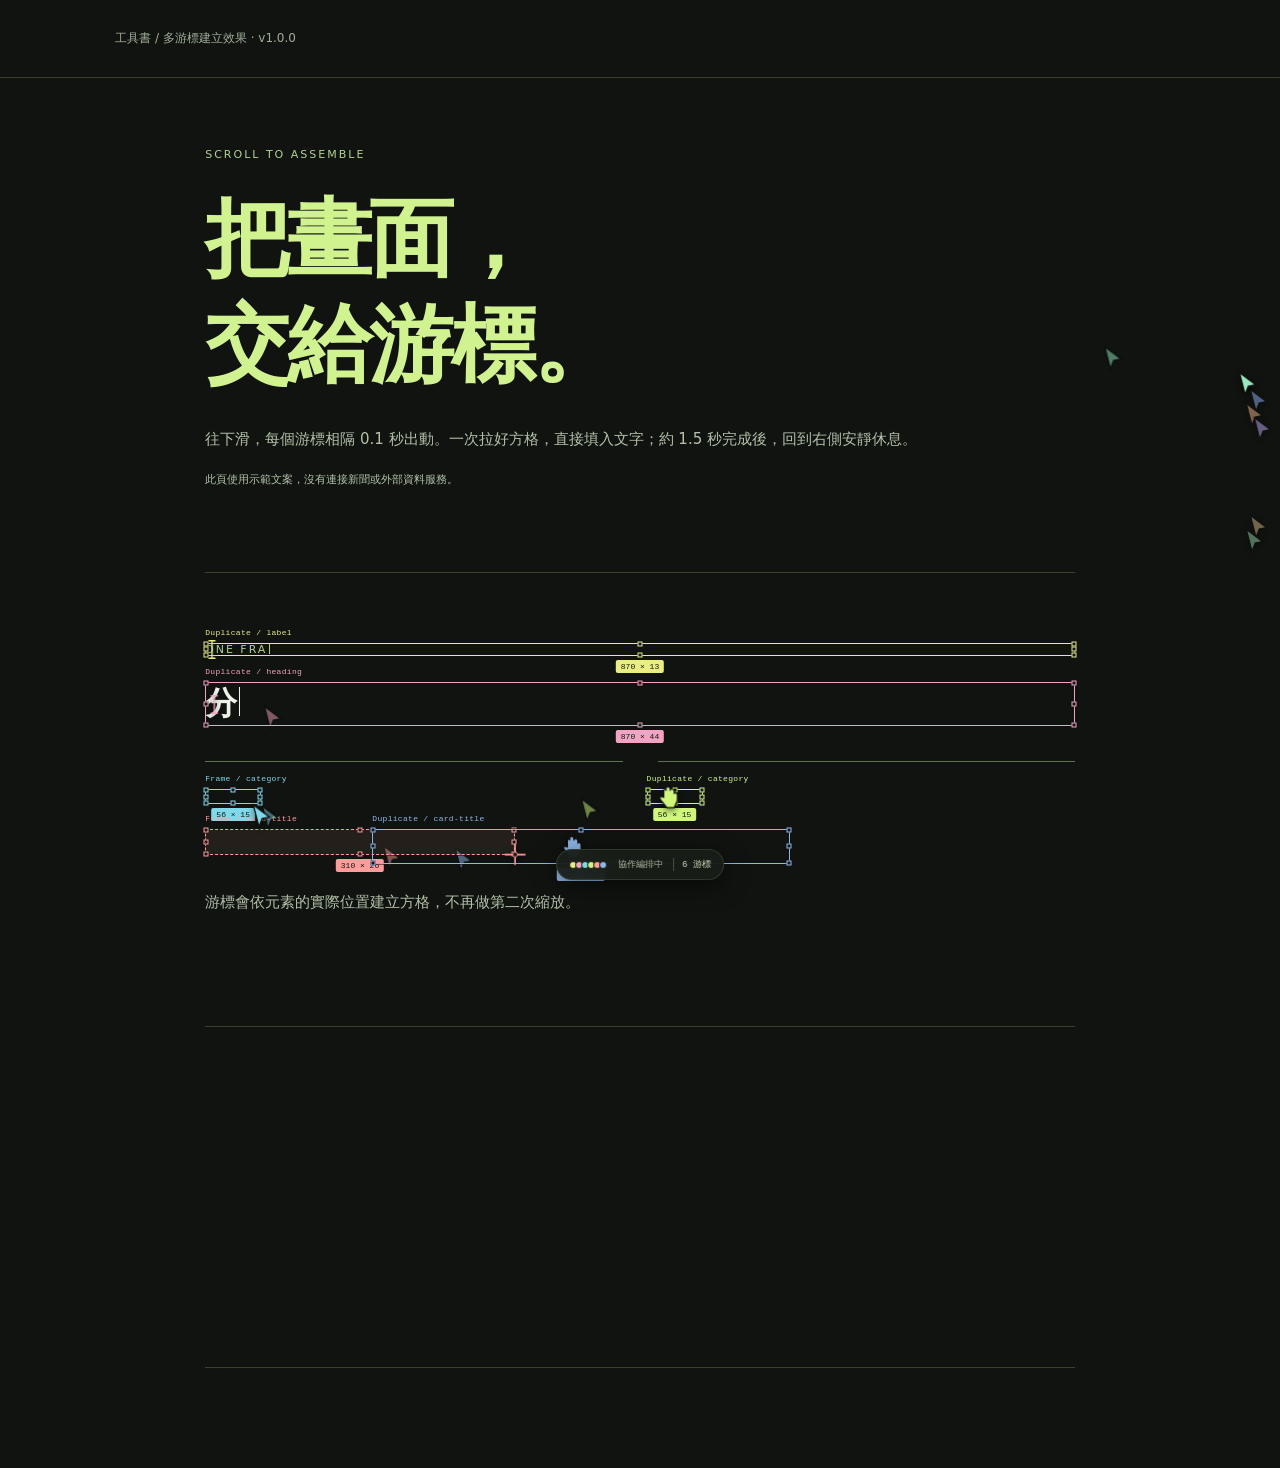
<file: multi-cursor-builder/examples/index.html>
<!doctype html>
<html lang="zh-Hant"><head><meta charset="utf-8"><meta name="viewport" content="width=device-width,initial-scale=1"><title>多游標建立效果 · 示範</title>
<script src="../src/config.js"></script><script src="../src/boot.js"></script><link rel="stylesheet" href="../src/builder.css"><script src="../src/motion.js" defer></script><script src="../src/builder.js" defer></script>
<style>*{box-sizing:border-box}body{margin:0;background:#101310;color:#eef2e9;font-family:system-ui,-apple-system,sans-serif}main{max-width:1100px;margin:auto;padding:0 9% 100px}header{padding:30px 9%;font-size:12px;color:#a0ad96;border-bottom:1px solid #35402e}section{padding:70px 0;border-bottom:1px solid #35402e}h1{font-size:clamp(42px,7vw,85px);line-height:1.25;margin:25px 0;color:#d1f38f;letter-spacing:-3px}h2{font-size:32px}p{color:#b3c1a8;line-height:2;font-size:15px}.eyeline{font-size:11px;color:#b1d28f;letter-spacing:2px}.cards{display:grid;grid-template-columns:1fr 1fr;gap:35px;margin-top:35px}.card{padding:24px 0;border-top:1px solid #5d7050}.card h3{font-size:23px;line-height:1.5}.card small{color:#8bcbb0}.note{font-size:11px}a{color:#d1f38f}@media(max-width:600px){.cards{grid-template-columns:1fr}section{padding:45px 0}main{padding-right:12%}}[data-build]{scroll-margin-top:25px}</style></head>
<body><header>工具書 / 多游標建立效果 · v1.0.0</header><main>
<section id="intro" data-build-zone><div class="eyeline" data-build="label">SCROLL TO ASSEMBLE</div><h1 data-build="heading">把畫面，<br>交給游標。</h1><p data-build="body">往下滑，每個游標相隔 0.1 秒出動。一次拉好方格，直接填入文字；約 1.5 秒完成後，回到右側安靜休息。</p><p class="note" data-build="note">此頁使用示範文案，沒有連接新聞或外部資料服務。</p></section>
<section id="cards" data-build-zone><div class="eyeline" data-build="label">ONE FRAME, ONE ACTION</div><h2 data-build="heading">分工建立，保持節奏。</h2><div class="cards"><article class="card"><small data-build="category">01 / 建立</small><h3 data-build="card-title">一次拖拉到位</h3><p data-build="body">游標會依元素的實際位置建立方格，不再做第二次縮放。</p></article><article class="card"><small data-build="category">02 / 複製</small><h3 data-build="card-title">複製框，填入新內容</h3><p data-build="body">沿用同類元素的框，移到新位置；文字由空白直接輸入。</p></article></div></section>
<section id="rest" data-build-zone><div class="eyeline" data-build="label">BACK TO THE SIDELINE</div><h2 data-build="heading">做完，就站在旁邊。</h2><p data-build="body">游標不命名，也不消失。它們保留移動軌跡，在右側稍微重疊站好，等下一個可見區域。</p><p data-build="note">回滑保留完成狀態；系統偏好減少動態效果時，直接顯示完整內容。</p></section>
</main></body></html>
</file>
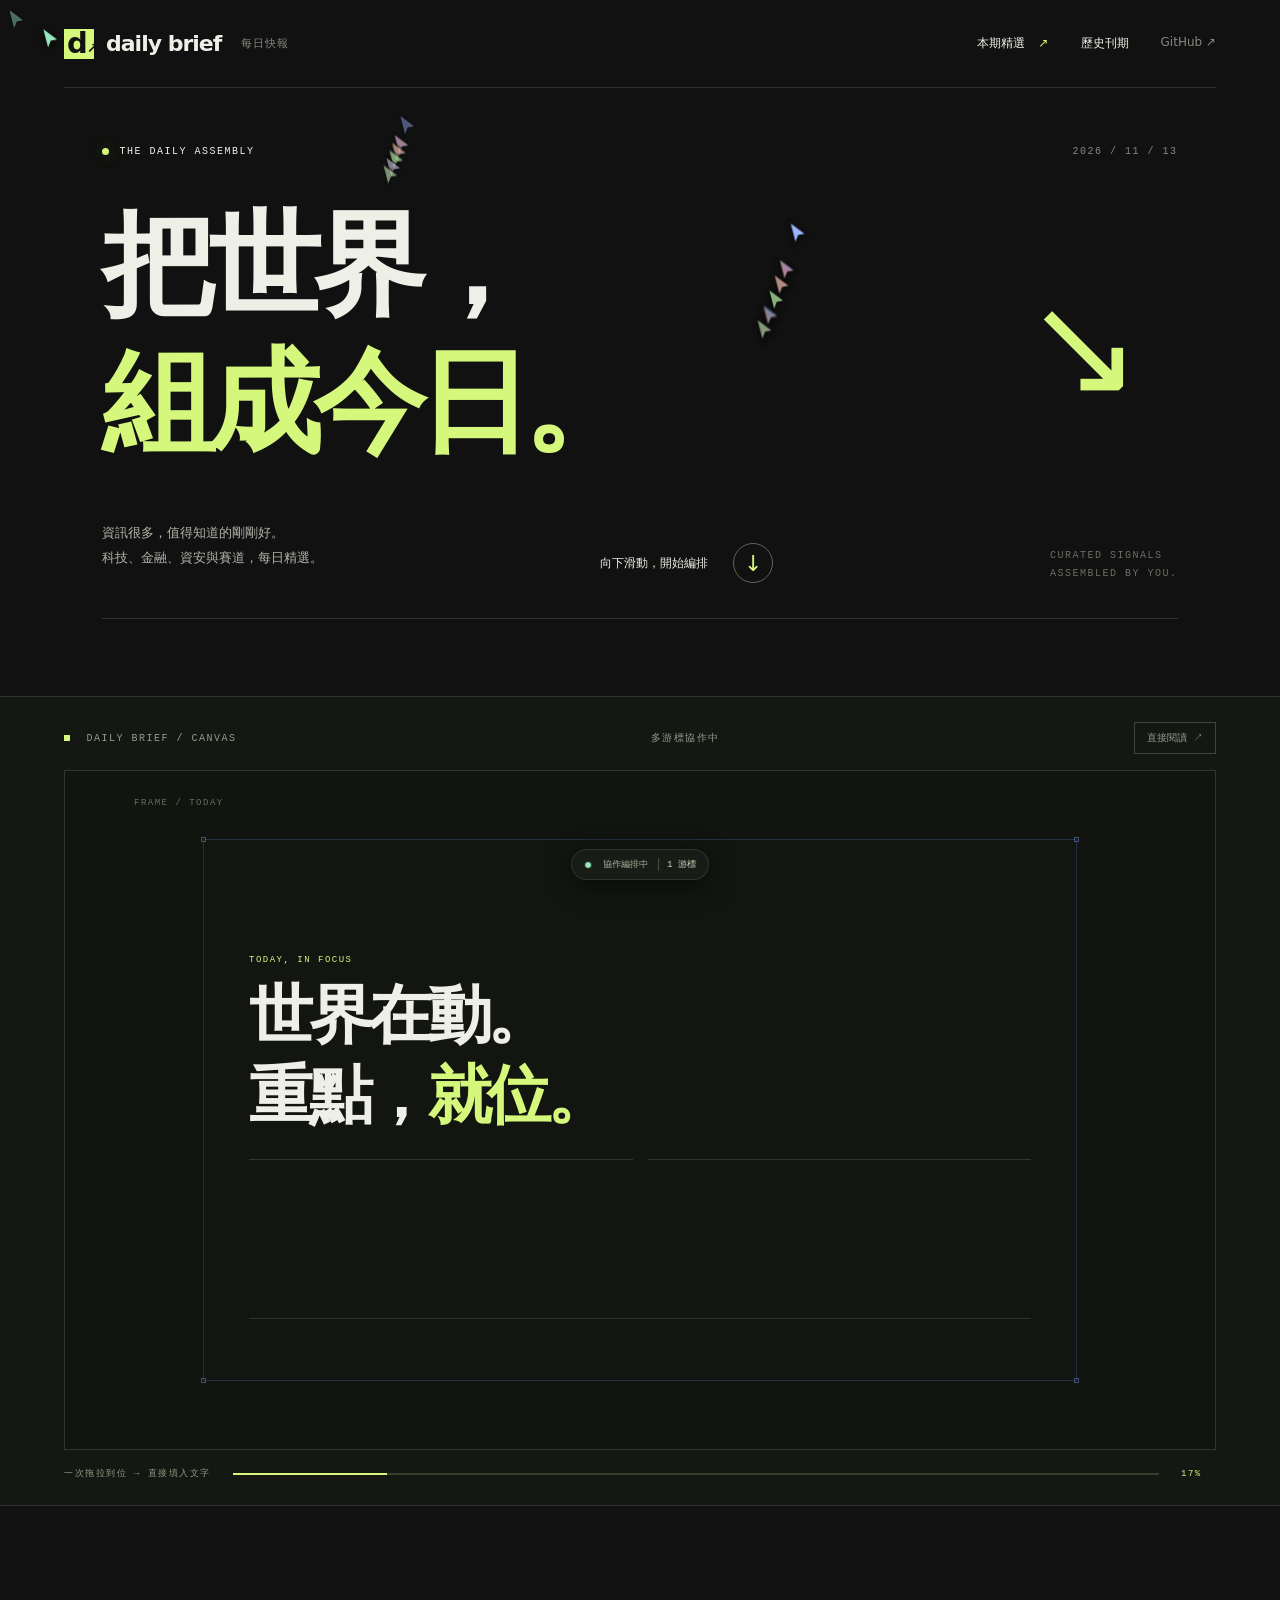
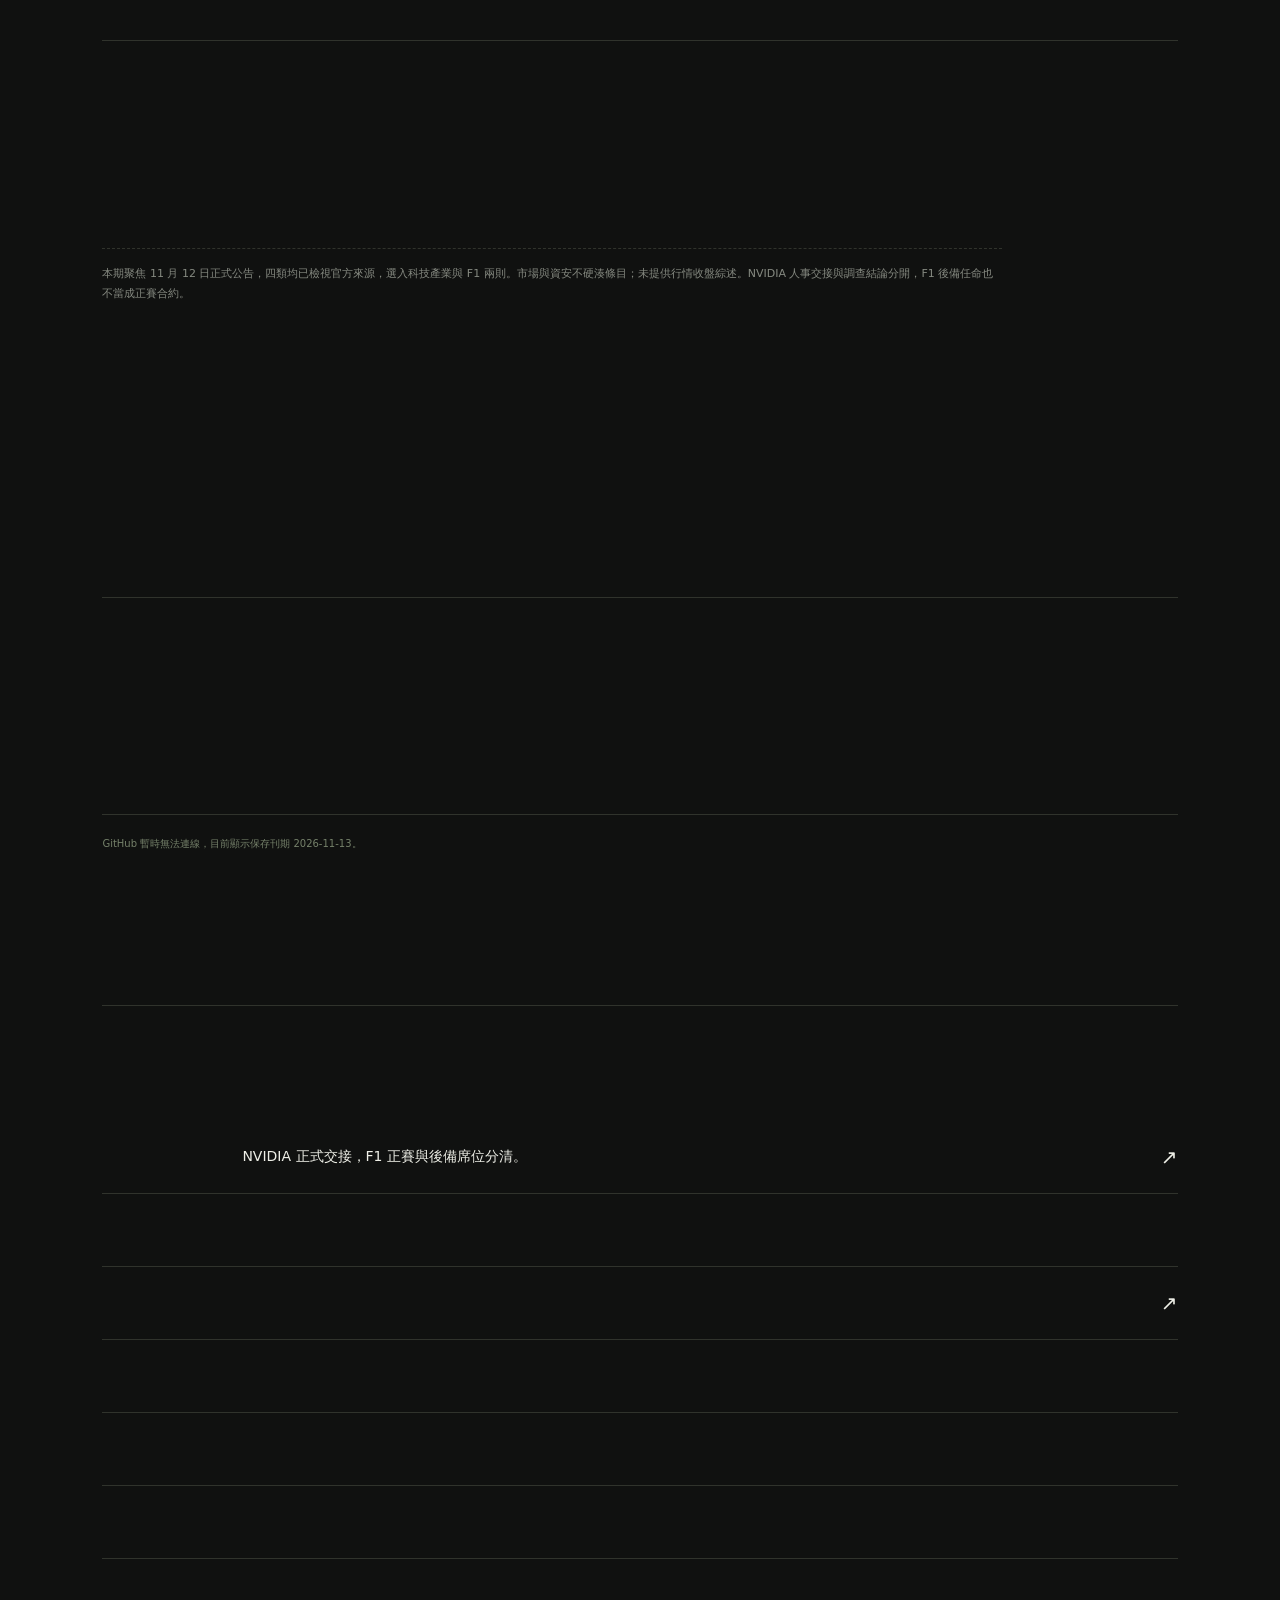
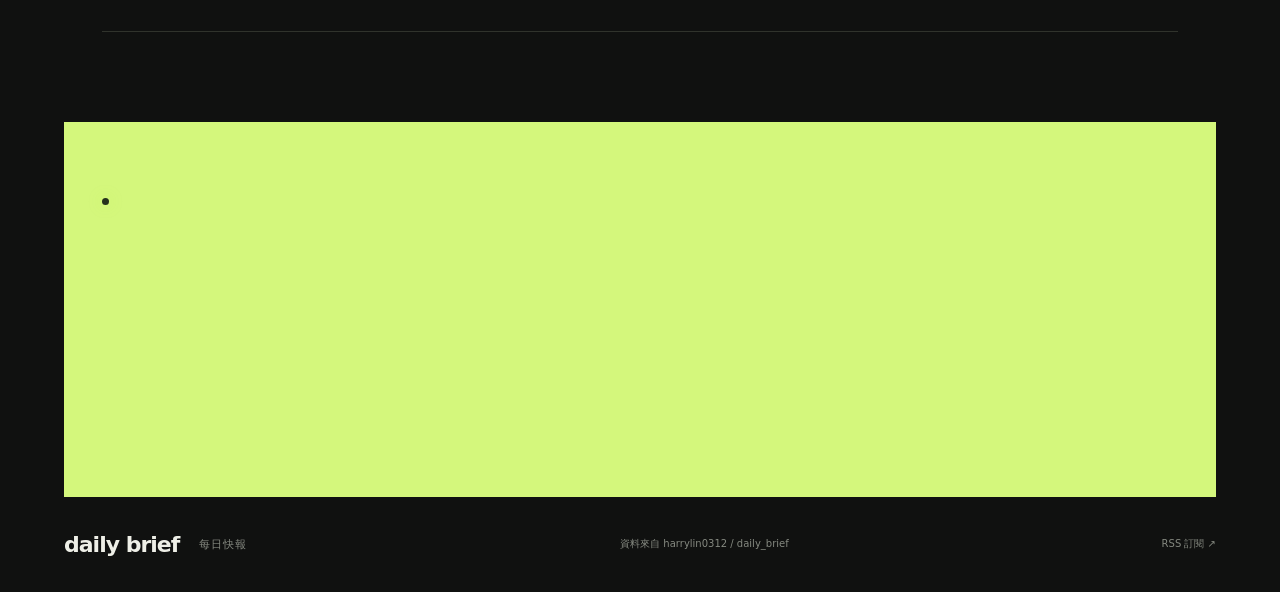
<file: multi-cursor-builder/reference/daily-brief/index.html>
<!doctype html>
<html lang="zh-Hant"><head><meta charset="utf-8"><meta name="viewport" content="width=device-width,initial-scale=1"><meta name="theme-color" content="#101110"><script>document.documentElement.classList.add("editor-boot")</script><title>Daily Brief — 把世界，組成今日。</title><meta name="description" content="滑動，讓今日資訊逐步成形。科技、市場、資安與 F1，每日快報。"><link rel="stylesheet" href="style.css"><script src="motion.js" defer></script><script src="animation.js" defer></script><script src="app.js" defer></script></head>
<body>
<a class="skip" href="#news">跳至新聞</a>
<header><a class="brand" href="#"><span class="brand-icon">d<span>↗</span></span>daily brief<span class="brand-zh">每日快報</span></a><nav><a href="#news">本期精選 <span>↗</span></a><a href="#archive">歷史刊期</a><a class="repo-link" href="https://github.com/harrylin0312/daily_brief" target="_blank" rel="noopener">GitHub ↗</a></nav></header>
<main>
<section class="intro"><div class="eyebrow"><span class="live-dot"></span> THE DAILY ASSEMBLY <span class="issue-date">讀取刊期…</span></div><h1><span class="headline-line">把世界，</span><br><span class="headline-line accent">組成今日。</span><sup>↘</sup></h1><div class="intro-bottom"><p>資訊很多，值得知道的剛剛好。<br>科技、金融、資安與賽道，每日精選。</p><a class="scroll-cue" href="#assembly">向下滑動，開始編排 <span>↓</span></a><span class="coordinates">CURATED SIGNALS<br>ASSEMBLED BY YOU.</span></div><div class="intro-rule"><span>01 / SCROLL TO BEGIN</span><span>滑到這裡，讓游標開始編排。</span></div></section>
<section id="assembly" class="assembly" aria-label="進入區域後自動建立新聞版面"><div class="stage"><div class="stage-top"><span><i></i> DAILY BRIEF / CANVAS</span><span id="phase-label">01 — 建立版面</span><button id="skip-animation">直接閱讀 ↗</button></div><div class="canvas"><div class="canvas-grid" aria-hidden="true"></div><div class="canvas-label">FRAME / TODAY</div><div class="build-frame" id="build-frame"><div class="frame-edge edge-top"></div><div class="frame-edge edge-right"></div><div class="frame-edge edge-bottom"></div><div class="frame-edge edge-left"></div><i class="handle tl"></i><i class="handle tr"></i><i class="handle bl"></i><i class="handle br"></i><div class="frame-meta assemble-item" data-step="1"><span>THE DAILY BRIEF</span><span class="issue-date"></span></div><div class="build-heading assemble-item" data-step="2"><span class="tiny">TODAY, IN FOCUS</span><h2>世界在動。<br>重點，<em>就位。</em></h2><span class="selection-tag">Headline / 80</span></div><div class="build-stories" id="build-stories"></div><div class="frame-footer assemble-item" data-step="5"><span>只留下值得知道的資訊。</span><span>開始閱讀 ↓</span></div></div><div id="builder" class="builder" aria-hidden="true"><svg width="28" height="34" viewBox="0 0 28 34"><path d="M2 2L24 19L14 21L9 31Z" fill="currentColor" stroke="#101110" stroke-width="2"/></svg><span id="cursor-label">Layout</span></div><div class="side-note" aria-hidden="true"><span>SCROLL INPUT</span><div><i id="vertical-progress"></i></div><span>PAGE OUTPUT</span></div></div><div class="stage-bottom"><span id="build-status">框線 → 標題 → 新聞 → 完成</span><div class="progress-track"><i id="progress"></i></div><span id="percent">00%</span></div></div></section>
<section class="news-section" id="news"><div class="section-kicker"><span>02 / THE EDITION</span><span class="issue-date"></span></div><div class="news-heading"><h2>今日，值得知道。</h2><span id="story-count"></span></div><p id="edition-intro" class="edition-intro"></p><div class="edition-note" id="edition-note"></div><div class="controls"><div class="filters" role="group" aria-label="新聞分類"><button class="active" data-category="all" aria-pressed="true">全部</button><button data-category="tech" aria-pressed="false">科技 & AI</button><button data-category="markets" aria-pressed="false">投資市場</button><button data-category="security" aria-pressed="false">資安</button><button data-category="f1" aria-pressed="false">F1</button></div><label class="search"><span>⌕</span><input id="search" type="search" placeholder="搜尋重點" aria-label="搜尋新聞"></label></div><div id="news-list"></div><p id="empty" hidden>此分類或關鍵字尚無新聞。試試其他選項。</p><p class="data-status" id="data-status" aria-live="polite"></p></section>
<section id="archive" class="archive"><div class="section-kicker"><span>03 / PREVIOUS EDITIONS</span><span>往前翻閱</span></div><div class="archive-head"><h2>每一天，都有脈絡。</h2><p>重要的變化，放回時間裡看。</p></div><div id="archive-list"></div></section>
<section class="closing"><span class="live-dot"></span><p>世界不停更新。<br>明天，再組一次。</p><a href="#">回到頂端 ↑</a></section>
</main><footer><a class="brand" href="#">daily brief<span class="brand-zh">每日快報</span></a><span>資料來自 harrylin0312 / daily_brief</span><a href="https://harrylin0312.github.io/daily_brief/feed.xml" target="_blank" rel="noopener">RSS 訂閱 ↗</a></footer><dialog id="story-dialog"><button class="close-dialog" aria-label="關閉新聞">✕</button><div id="story-detail"></div></dialog><noscript><p class="noscript">請啟用 JavaScript 體驗互動，或前往 <a href="https://harrylin0312.github.io/daily_brief/">每日快報原站</a>閱讀。</p></noscript>
</body></html>
</file>
<file: multi-cursor-builder/src/builder.css>
.editor-layer,.editor-layer *,.editor-dock,.editor-dock *{box-sizing:border-box}
/* Animation layer only: intentionally no page reset, typography or layout. */
.editor-layer,.editor-dock{--ink:#eeefe7;font-family:system-ui,-apple-system,sans-serif}
.editor-pending{opacity:0!important}
.editor-built{clip-path:none}
.editor-layer{position:fixed;inset:0;z-index:40;pointer-events:none;overflow:hidden;contain:strict}
.editor-actor{display:none;position:absolute;inset:0;pointer-events:none;color:var(--actor-color)}
.editor-actor.active{display:block}
.editor-selection{position:absolute;border:1px solid var(--actor-color);box-shadow:0 0 0 1px #1118;z-index:3;pointer-events:none}
.editor-selection.marquee{background:color-mix(in srgb,var(--actor-color) 9%,transparent);border-style:dashed}
.editor-selection>i{position:absolute;width:5px;height:5px;background:#131612;border:1px solid var(--actor-color);transform:translate(-50%,-50%)}
.editor-selection .nw{left:0;top:0}
.editor-selection .n{left:50%;top:0}
.editor-selection .ne{left:100%;top:0}
.editor-selection .e{left:100%;top:50%}
.editor-selection .se{left:100%;top:100%}
.editor-selection .s{left:50%;top:100%}
.editor-selection .sw{left:0;top:100%}
.editor-selection .w{left:0;top:50%}
.element-label{position:absolute;left:-1px;top:-16px;color:var(--actor-color);font:8px Manrope,monospace;letter-spacing:.3px;white-space:nowrap}
.dimension-label{position:absolute;left:50%;top:calc(100% + 5px);transform:translateX(-50%);font:8px Manrope,monospace;white-space:nowrap;background:var(--actor-color);color:#111b0e;padding:2px 5px;border-radius:2px}
.editor-ghost{position:absolute;overflow:hidden;z-index:2;pointer-events:none;contain:layout paint}
.editor-ghost>*{pointer-events:none!important}
.editor-ghost.typing>*::after{content:'';display:inline-block;width:1px;height:.9em;background:currentColor;vertical-align:-.06em;margin-left:2px}
.editor-cursor{position:absolute;left:0;top:0;z-index:7;will-change:transform;color:var(--actor-color);filter:drop-shadow(0 2px 3px #0008)}
.editor-cursor>svg,.editor-trail>svg{width:24px;height:29px;display:block;overflow:visible}
.editor-cursor[data-mode=text]>svg{width:21px}
.editor-cursor.pressed::after{content:'';position:absolute;left:-3px;top:-3px;width:21px;height:21px;border:1px solid var(--actor-color);border-radius:50%;background:color-mix(in srgb,var(--actor-color) 25%,transparent)}
.key-hint{position:absolute;left:26px;top:-10px;background:#20251d;border:1px solid #646e5a;border-radius:4px;padding:3px 6px;color:var(--ink);font:10px Manrope,monospace;white-space:nowrap}
.key-hint:empty{display:none}
.editor-trail{position:absolute;left:0;top:0;pointer-events:none;z-index:1;opacity:0;color:var(--actor-color)}
.editor-dock{position:fixed;bottom:20px;left:50%;transform:translateX(-50%) translateY(15px);z-index:45;pointer-events:none;display:flex;align-items:center;gap:10px;padding:8px 12px;background:#191e18ed;border:1px solid #52614966;border-radius:30px;box-shadow:0 5px 24px #0008;opacity:0;transition:opacity .25s,transform .25s;white-space:nowrap;font-size:9px;color:#aab6a1;backdrop-filter:blur(12px)}
.editor-dock.visible{opacity:1;transform:translateX(-50%) translateY(0)}
.dock-dots{display:flex;padding-right:3px}
.dock-dots>i{display:block;width:8px;height:8px;border:1px solid #172012;border-radius:50%;margin-right:-2px}
.dock-count{padding-left:8px;border-left:1px solid #49523e;color:#d0dfc1;font:9px Manrope,monospace}
@media(max-width:750px){.editor-cursor>svg,.editor-trail>svg{width:20px;height:25px}
.element-label{font-size:7px}
.dimension-label{font-size:7px}
.editor-dock{bottom:13px;font-size:8px}}
@media(prefers-reduced-motion:reduce){.editor-layer,.editor-dock{display:none}
.editor-pending{opacity:1!important}}
.editor-cursor[data-mode=cross]>svg,.editor-cursor[data-mode=resize]>svg,.editor-cursor[data-mode=text]>svg,.editor-cursor[data-mode=grab]>svg{transform:translate(-11px,-13px)}
.editor-cursor{transition:opacity .16s}
.editor-actor.resting .editor-cursor{opacity:.48}
.editor-actor.resting .key-hint{display:none}
</file>
<file: multi-cursor-builder/reference/daily-brief/style.css>
:root{--bg:#101110;--ink:#eeefe7;--muted:#858980;--line:#30332c;--acid:#d4f77c;--blue:#6d95ff;--p:0;color-scheme:dark}*{box-sizing:border-box}html{scroll-behavior:smooth;scroll-padding-top:85px}body{margin:0;background:var(--bg);color:var(--ink);font-family:Manrope,'Noto Sans TC',system-ui,-apple-system,sans-serif;font-size:14px}a{color:inherit;text-decoration:none}button,input{font:inherit}button,a,input{touch-action:manipulation}button{cursor:pointer}button:focus-visible,a:focus-visible,input:focus-visible{outline:2px solid var(--acid);outline-offset:5px}button{color:inherit}header{height:88px;display:flex;align-items:center;justify-content:space-between;margin:0 5%;border-bottom:1px solid var(--line)}.brand{display:flex;align-items:center;gap:12px;font-weight:800;letter-spacing:-1px;font-size:22px}.brand-icon{width:30px;height:30px;background:var(--acid);color:var(--bg);font-size:29px;line-height:29px;padding-left:3px}.brand-icon span{font-size:14px}.brand-zh{font-size:11px;font-weight:400;letter-spacing:1px;color:var(--muted);margin-left:8px}nav{display:flex;gap:32px;font-size:12px}nav a:hover{color:var(--acid)}nav a span{color:var(--acid);padding-left:10px}.repo-link{color:var(--muted)}.intro{padding:58px 8% 0;max-width:1700px;margin:auto}.eyebrow,.section-kicker,.tiny,.stage-top,.stage-bottom,.canvas-label,.coordinates,.intro-rule{font-family:Manrope,monospace;font-size:10px;letter-spacing:1.5px}.eyebrow{display:flex;align-items:center;gap:10px}.live-dot{width:7px;height:7px;display:inline-block;background:var(--acid);border-radius:50%;box-shadow:0 0 16px #d4f73340}.eyebrow .issue-date{margin-left:auto;color:var(--muted)}h1{font-size:clamp(58px,8.8vw,146px);line-height:1.22;font-weight:800;letter-spacing:-.07em;margin:40px 0 36px;position:relative}h1>span{color:var(--acid)}h1 sup{font:400 clamp(60px,11vw,160px) Manrope;color:var(--acid);position:absolute;right:4%;top:24%}.intro-bottom{display:flex;align-items:end;justify-content:space-between;gap:20px}.intro-bottom p{color:#b0b4a9;line-height:1.9;font-size:13px}.scroll-cue{display:flex;align-items:center;gap:25px;font-size:12px}.scroll-cue>span{display:grid;place-items:center;border:1px solid #5f6556;width:40px;height:40px;border-radius:50%;color:var(--acid);font-size:22px}.coordinates{color:#6a7065;line-height:1.8}.intro-rule{display:flex;justify-content:space-between;color:var(--muted);border-top:1px solid var(--line);margin-top:35px;padding:18px 0}.intro-rule span:last-child{letter-spacing:0}.assembly{height:330vh;position:relative;margin:25px 0 0;scroll-margin-top:0}.stage{position:sticky;top:0;height:100svh;min-height:480px;padding:25px 5%;display:flex;flex-direction:column;background:#151713;border-top:1px solid var(--line);border-bottom:1px solid var(--line)}.stage-top{display:flex;align-items:center;justify-content:space-between;padding-bottom:16px;color:#949b89;gap:12px}.stage-top i{width:6px;height:6px;background:var(--acid);display:inline-block;margin-right:9px}.stage-top button{background:transparent;border:1px solid #414738;padding:8px 12px;font-size:10px}.canvas{position:relative;flex:1;min-height:0;overflow:hidden;border:1px solid #30372b;background:#11140f}.canvas-grid{position:absolute;inset:0;background-image:radial-gradient(#77856435 .7px,transparent .7px);background-size:20px 20px;opacity:.75}.canvas-label{position:absolute;left:6%;top:4%;color:#647259;font-size:9px}.build-frame{position:absolute;inset:10% 12%;display:flex;flex-direction:column;padding:3% 4%;background:#141711b0}.frame-edge{position:absolute;background:var(--blue)}.edge-top,.edge-bottom{height:1px;width:calc(var(--draw-x,0)*100%);left:0}.edge-top{top:0}.edge-bottom{bottom:0;left:auto;right:0}.edge-left,.edge-right{width:1px;height:calc(var(--draw-y,0)*100%)}.edge-right{right:0;top:0}.edge-left{left:0;bottom:0}.handle{width:5px;height:5px;border:1px solid #85a5ff;background:#11140f;position:absolute;opacity:var(--handles,0)}.tl{top:-2px;left:-2px}.tr{top:-2px;right:-2px}.bl{bottom:-2px;left:-2px}.br{bottom:-2px;right:-2px}.frame-meta{display:flex;justify-content:space-between;font-size:9px;letter-spacing:2px;color:#b5bdaa}.assemble-item{opacity:var(--reveal,0);transform:translateY(calc((1 - var(--reveal,0))*18px));will-change:opacity,transform}.build-heading{position:relative;margin-top:auto;padding-top:18px}.tiny{color:var(--acid);font-size:9px}.build-heading h2{font-size:clamp(32px,5vw,80px);letter-spacing:-.07em;line-height:1.25;margin:10px 0 24px;font-weight:700}.build-heading em{color:var(--acid);font-style:normal}.selection-tag{position:absolute;left:-12px;top:34px;border:1px solid var(--blue);width:calc(100% + 24px);height:calc(100% - 44px);font-size:8px;color:var(--blue);padding:3px;opacity:var(--selected,0)}.build-stories{display:grid;grid-template-columns:1fr 1fr;gap:15px}.mini-story{position:relative;border-top:1px solid #727f6050;padding:14px 0}.mini-story small{color:var(--acid);font-size:8px;letter-spacing:1px}.mini-story h3{font-size:clamp(11px,1.4vw,21px);line-height:1.6;margin:10px 0 0;font-weight:500}.mini-story .mini-num{color:#515c47;position:absolute;right:0;top:12px;font-size:10px}.frame-footer{display:flex;justify-content:space-between;border-top:1px solid #77846440;padding-top:15px;margin-top:auto;color:#9ca98e;font-size:9px}.builder{position:absolute;left:10%;top:10%;color:var(--acid);z-index:5;pointer-events:none;filter:drop-shadow(0 2px 8px #0007);will-change:transform;transition:color .2s}.builder span{position:absolute;left:22px;top:30px;background:var(--acid);color:#152008;font-size:10px;padding:5px 9px;white-space:nowrap}.side-note{position:absolute;right:2%;height:75%;top:13%;display:flex;flex-direction:column;align-items:center;gap:15px;color:#626f55;font-size:7px;writing-mode:vertical-rl;letter-spacing:2px}.side-note>div{height:100%;width:1px;background:#37412f;position:relative}.side-note i{position:absolute;top:0;left:0;width:1px;height:0;background:var(--acid)}.stage-bottom{display:flex;align-items:center;gap:22px;padding-top:17px;color:#929d86;font-size:9px}.progress-track{height:2px;background:#35402d;flex:1}.progress-track i{display:block;background:var(--acid);height:100%;width:0}#percent{color:var(--acid);min-width:35px}.news-section,.archive{max-width:1500px;margin:auto;padding:100px 8% 0}.section-kicker{display:flex;justify-content:space-between;color:var(--muted);padding-bottom:23px;border-bottom:1px solid var(--line)}.news-heading{display:flex;align-items:center;justify-content:space-between;gap:20px}.news-heading h2,.archive h2{font-size:clamp(28px,3.5vw,49px);letter-spacing:-2px;font-weight:600;margin:35px 0 20px}#story-count{font-size:11px;color:var(--acid);white-space:nowrap}.edition-intro{font-size:14px;line-height:2;color:#b6bbaf;max-width:780px;margin-bottom:22px}.edition-note{font-size:11px;line-height:1.8;color:var(--muted);padding:15px 0;border-top:1px dashed var(--line);max-width:900px}.controls{display:flex;justify-content:space-between;gap:16px;margin:35px 0 8px;align-items:center}.filters{display:flex;gap:6px;flex-wrap:wrap}.filters button{border:1px solid var(--line);border-radius:30px;background:transparent;font-size:11px;padding:9px 15px;color:#a4ab9b}.filters button.active{background:var(--acid);color:#152008;border-color:var(--acid)}.search{display:flex;gap:12px;align-items:center;border-bottom:1px solid #4a5143;padding:9px 0;color:#909b84}.search span{font-size:21px}.search input{background:transparent;border:0;width:130px;color:var(--ink);outline:none;font-size:12px}.news-card{display:grid;grid-template-columns:70px 1fr 140px;gap:20px;border-bottom:1px solid var(--line);padding:32px 0;position:relative}.news-card[hidden]{display:none}.news-num{font-size:32px;color:#535e47;font-weight:500;letter-spacing:-2px}.category{font-size:9px;letter-spacing:1px;color:var(--acid);text-transform:uppercase}.category.f1{color:#e9a58b}.category.security{color:#b9a5ff}.category.markets{color:#8fc9e0}.news-card h3{font-size:clamp(18px,2vw,25px);line-height:1.55;margin:10px 0 12px;letter-spacing:-.5px;font-weight:500}.news-card p{line-height:1.9;font-size:12px;color:#969f8c;margin:0;max-width:700px}.news-card button{background:transparent;border:0;text-align:right;font-size:11px;align-self:end;padding:10px 0}.news-card button:hover{color:var(--acid)}.news-card .source-line{margin-top:15px;font-size:9px;color:#68775b}.data-status{color:#75816a;font-size:10px;margin-top:20px;line-height:1.8}#empty{padding:35px;color:var(--muted)}.archive{padding-top:105px;padding-bottom:60px}.archive-head{display:flex;justify-content:space-between;align-items:center;gap:20px}.archive-head p{font-size:11px;color:var(--muted)}.archive-row{display:grid;grid-template-columns:120px 1fr 40px;gap:20px;padding:24px 0;border-bottom:1px solid var(--line);align-items:center}.archive-row:hover{color:var(--acid)}.archive-row time{font:11px Manrope;color:var(--muted)}.archive-row>span{font-size:14px;line-height:1.7}.archive-row b{text-align:right;font-size:20px;font-weight:400}.closing{margin:30px 5% 0;padding:70px 3%;background:var(--acid);color:#1b2313;position:relative}.closing .live-dot{background:#26311c}.closing p{font-size:clamp(32px,5vw,70px);line-height:1.4;letter-spacing:-3px;margin:20px 0}.closing a{position:absolute;bottom:45px;right:4%;font-size:11px;border-bottom:1px solid #71834f;padding-bottom:8px}footer{margin:0 5%;padding:35px 0;display:flex;justify-content:space-between;align-items:center;gap:20px}footer>span,footer>a:last-child{font-size:10px;color:var(--muted)}dialog{background:#191d15;color:var(--ink);border:1px solid #5b6b49;max-width:780px;width:calc(100% - 32px);max-height:85svh;padding:50px;overscroll-behavior:contain}dialog::backdrop{background:#000b;backdrop-filter:blur(8px)}.close-dialog{position:absolute;right:15px;top:12px;border:1px solid var(--line);background:transparent;width:30px;height:30px}dialog h2{font-size:28px;line-height:1.5}dialog h3{font-size:15px;color:var(--acid);margin-top:30px}dialog p{font-size:14px;line-height:2;color:#b5bdac}dialog a{color:var(--acid);font-size:12px;overflow-wrap:anywhere}dialog .source{display:block;margin:15px 0}dialog small{color:var(--muted);font-size:10px}.skip{position:fixed;top:-100px;left:10px;background:var(--acid);color:#111;padding:12px;z-index:99}.skip:focus{top:10px}.noscript{padding:50px}.noscript a{text-decoration:underline}
@media(min-width:1600px){.stage{padding-left:max(5%,calc((100vw - 1500px)/2));padding-right:max(5%,calc((100vw - 1500px)/2))}}@media(max-width:750px){header{height:70px}.brand{font-size:18px;gap:8px}.brand-zh{display:none}nav{gap:18px;font-size:10px}.repo-link{display:none}.intro{padding:40px 6% 0}.eyebrow{font-size:8px;letter-spacing:1px}.eyebrow .issue-date{font-size:8px}h1{font-size:clamp(55px,12vw,90px);margin:40px 0 25px;letter-spacing:-.07em}h1 sup{font-size:70px;right:0;top:30%}.intro-bottom{align-items:start;flex-direction:column;gap:12px}.intro-bottom p{font-size:11px}.coordinates{display:none}.scroll-cue{font-size:11px;margin-bottom:8px}.intro-rule{font-size:8px;margin-top:26px}.intro-rule span:last-child{font-size:9px}.assembly{height:300svh;margin-top:10px}.stage{padding:16px 4%;min-height:430px}.stage-top{font-size:8px;letter-spacing:.5px}.stage-top>span:nth-child(2){display:none}.canvas-label{font-size:7px}.build-frame{inset:10% 8%;padding:6%}.build-heading h2{font-size:clamp(34px,8vw,56px);margin-bottom:24px}.frame-meta{font-size:7px;letter-spacing:1px}.build-stories{grid-template-columns:1fr;gap:6px}.mini-story{padding:10px 0}.mini-story h3{font-size:12px;margin-top:7px}.mini-story small{font-size:7px}.frame-footer{font-size:8px;padding-top:12px}.tiny{font-size:7px}.side-note{right:1%;font-size:5px;gap:10px}.stage-bottom{font-size:7px;gap:12px;letter-spacing:.5px}.news-section,.archive{padding:65px 6% 0}.section-kicker{font-size:8px;letter-spacing:1px;padding-bottom:17px}.news-heading h2,.archive h2{letter-spacing:-1.5px;margin:25px 0 15px}#story-count{font-size:9px}.edition-intro{font-size:12px}.edition-note{font-size:10px}.controls{align-items:stretch;flex-direction:column;margin-top:25px}.filters{gap:6px}.filters button{font-size:10px;padding:8px 12px}.search input{width:100%}.news-card{grid-template-columns:32px 1fr;gap:14px;padding:25px 0}.news-num{font-size:24px}.news-card h3{font-size:18px}.news-card p{font-size:11px}.news-card button{grid-column:2;margin-top:0;padding:0;justify-self:start}.archive-head{display:block}.archive-head p{margin:0 0 15px}.archive-row{grid-template-columns:75px 1fr 20px;gap:12px;padding:18px 0}.archive-row time{font-size:9px}.archive-row>span{font-size:12px}.closing{margin-top:60px;padding:40px 6% 65px}.closing p{letter-spacing:-1.5px}.closing a{bottom:25px;right:7%}footer{flex-wrap:wrap;padding:25px 0}footer>span{order:3;width:100%;font-size:9px}dialog{padding:45px 23px 25px}dialog h2{font-size:22px}dialog p{font-size:12px}}@media(prefers-reduced-motion:reduce){html{scroll-behavior:auto}.assembly{height:auto}.stage{position:relative;height:85svh}.assemble-item{opacity:1!important;transform:none!important}.frame-edge{--draw-x:1;--draw-y:1}.handle{opacity:1}.builder{display:none}.selection-tag{opacity:0!important}}
/* The page is the editor canvas. Real content stays in its layout; only its visual build is staged. */
h1>.headline-line{display:inline-block;color:var(--ink)}h1>.headline-line.accent{color:var(--acid)}
.assembly{height:auto;margin-top:25px}.stage{position:relative;top:auto;height:90svh;min-height:420px;max-height:920px}.builder,.side-note,.selection-tag{display:none}.canvas-label{z-index:1}.assemble-item{opacity:1;transform:none;will-change:auto}.build-frame{--draw-x:1;--draw-y:1;--handles:1}.frame-edge{opacity:.2}.handle{opacity:.4}
.editor-pending{opacity:0!important}.editor-built{clip-path:none}.editor-layer{position:fixed;inset:0;z-index:40;pointer-events:none;overflow:hidden;contain:strict}.editor-actor{display:none;position:absolute;inset:0;pointer-events:none;color:var(--actor-color)}.editor-actor.active{display:block}.editor-selection{position:absolute;border:1px solid var(--actor-color);box-shadow:0 0 0 1px #1118;z-index:3;pointer-events:none}.editor-selection.marquee{background:color-mix(in srgb,var(--actor-color) 9%,transparent);border-style:dashed}.editor-selection>i{position:absolute;width:5px;height:5px;background:#131612;border:1px solid var(--actor-color);transform:translate(-50%,-50%)}.editor-selection .nw{left:0;top:0}.editor-selection .n{left:50%;top:0}.editor-selection .ne{left:100%;top:0}.editor-selection .e{left:100%;top:50%}.editor-selection .se{left:100%;top:100%}.editor-selection .s{left:50%;top:100%}.editor-selection .sw{left:0;top:100%}.editor-selection .w{left:0;top:50%}.element-label{position:absolute;left:-1px;top:-16px;color:var(--actor-color);font:8px Manrope,monospace;letter-spacing:.3px;white-space:nowrap}.dimension-label{position:absolute;left:50%;top:calc(100% + 5px);transform:translateX(-50%);font:8px Manrope,monospace;white-space:nowrap;background:var(--actor-color);color:#111b0e;padding:2px 5px;border-radius:2px}.editor-ghost{position:absolute;overflow:hidden;z-index:2;pointer-events:none;contain:layout paint}.editor-ghost>*{pointer-events:none!important}.editor-ghost.typing>*::after{content:'';display:inline-block;width:1px;height:.9em;background:currentColor;vertical-align:-.06em;margin-left:2px}.editor-cursor{position:absolute;left:0;top:0;z-index:7;will-change:transform;color:var(--actor-color);filter:drop-shadow(0 2px 3px #0008)}.editor-cursor>svg,.editor-trail>svg{width:24px;height:29px;display:block;overflow:visible}.editor-cursor[data-mode=text]>svg{width:21px}.editor-cursor.pressed::after{content:'';position:absolute;left:-3px;top:-3px;width:21px;height:21px;border:1px solid var(--actor-color);border-radius:50%;background:color-mix(in srgb,var(--actor-color) 25%,transparent)}.key-hint{position:absolute;left:26px;top:-10px;background:#20251d;border:1px solid #646e5a;border-radius:4px;padding:3px 6px;color:var(--ink);font:10px Manrope,monospace;white-space:nowrap}.key-hint:empty{display:none}.editor-trail{position:absolute;left:0;top:0;pointer-events:none;z-index:1;opacity:0;color:var(--actor-color)}.editor-dock{position:fixed;bottom:20px;left:50%;transform:translateX(-50%) translateY(15px);z-index:45;pointer-events:none;display:flex;align-items:center;gap:10px;padding:8px 12px;background:#191e18ed;border:1px solid #52614966;border-radius:30px;box-shadow:0 5px 24px #0008;opacity:0;transition:opacity .25s,transform .25s;white-space:nowrap;font-size:9px;color:#aab6a1;backdrop-filter:blur(12px)}.editor-dock.visible{opacity:1;transform:translateX(-50%) translateY(0)}.dock-dots{display:flex;padding-right:3px}.dock-dots>i{display:block;width:8px;height:8px;border:1px solid #172012;border-radius:50%;margin-right:-2px}.dock-count{padding-left:8px;border-left:1px solid #49523e;color:#d0dfc1;font:9px Manrope,monospace}.intro-rule{line-height:1.6}
@media(max-width:750px){.assembly{height:auto}.stage{height:90svh;min-height:420px;max-height:800px}.build-frame{inset:8% 7%}.frame-meta{flex-wrap:wrap;gap:6px}.editor-cursor>svg,.editor-trail>svg{width:20px;height:25px}.element-label{font-size:7px}.dimension-label{font-size:7px}.editor-dock{bottom:13px;font-size:8px}}
@media(max-height:520px){.stage{height:100svh;min-height:300px;padding-top:10px;padding-bottom:10px}.build-frame{inset:5% 8%;padding:2% 4%}.build-heading h2{font-size:28px;margin:5px 0 10px}.build-stories{grid-template-columns:1fr 1fr}.mini-story h3{font-size:10px}.mini-story{padding:7px 0}.frame-footer{padding-top:5px}.build-heading{padding-top:5px}.stage-top{padding-bottom:8px}.stage-bottom{padding-top:8px}}
@media(prefers-reduced-motion:reduce){.editor-layer,.editor-dock{display:none}.editor-pending{opacity:1!important}.stage{position:relative}.assemble-item{opacity:1!important;transform:none!important}}
.editor-cursor[data-mode=cross]>svg,.editor-cursor[data-mode=resize]>svg,.editor-cursor[data-mode=text]>svg,.editor-cursor[data-mode=grab]>svg{transform:translate(-11px,-13px)}
/* Hide staged text before the first paint; each field types only once. */
.editor-boot :is(header nav a,.eyebrow,.headline-line,h1>sup,.intro-bottom>p,.scroll-cue,.coordinates,.intro-rule>span,.frame-meta>span,.build-heading>.tiny,.build-heading h2,.mini-story small,.mini-num,.mini-story h3,.frame-footer>span,.section-kicker>span,.news-heading h2,#story-count,#edition-intro,#edition-note,.filters button,.search,.news-num,.news-card .category,.news-card h3,.news-card p,.source-line,.news-card button,.archive-head h2,.archive-head p,.archive-row>time,.archive-row>span,.archive-row>b,.closing>p,.closing>a){opacity:0}
.editor-cursor{transition:opacity .16s}.editor-actor.resting .editor-cursor{opacity:.48}.editor-actor.resting .key-hint{display:none}
</file>
